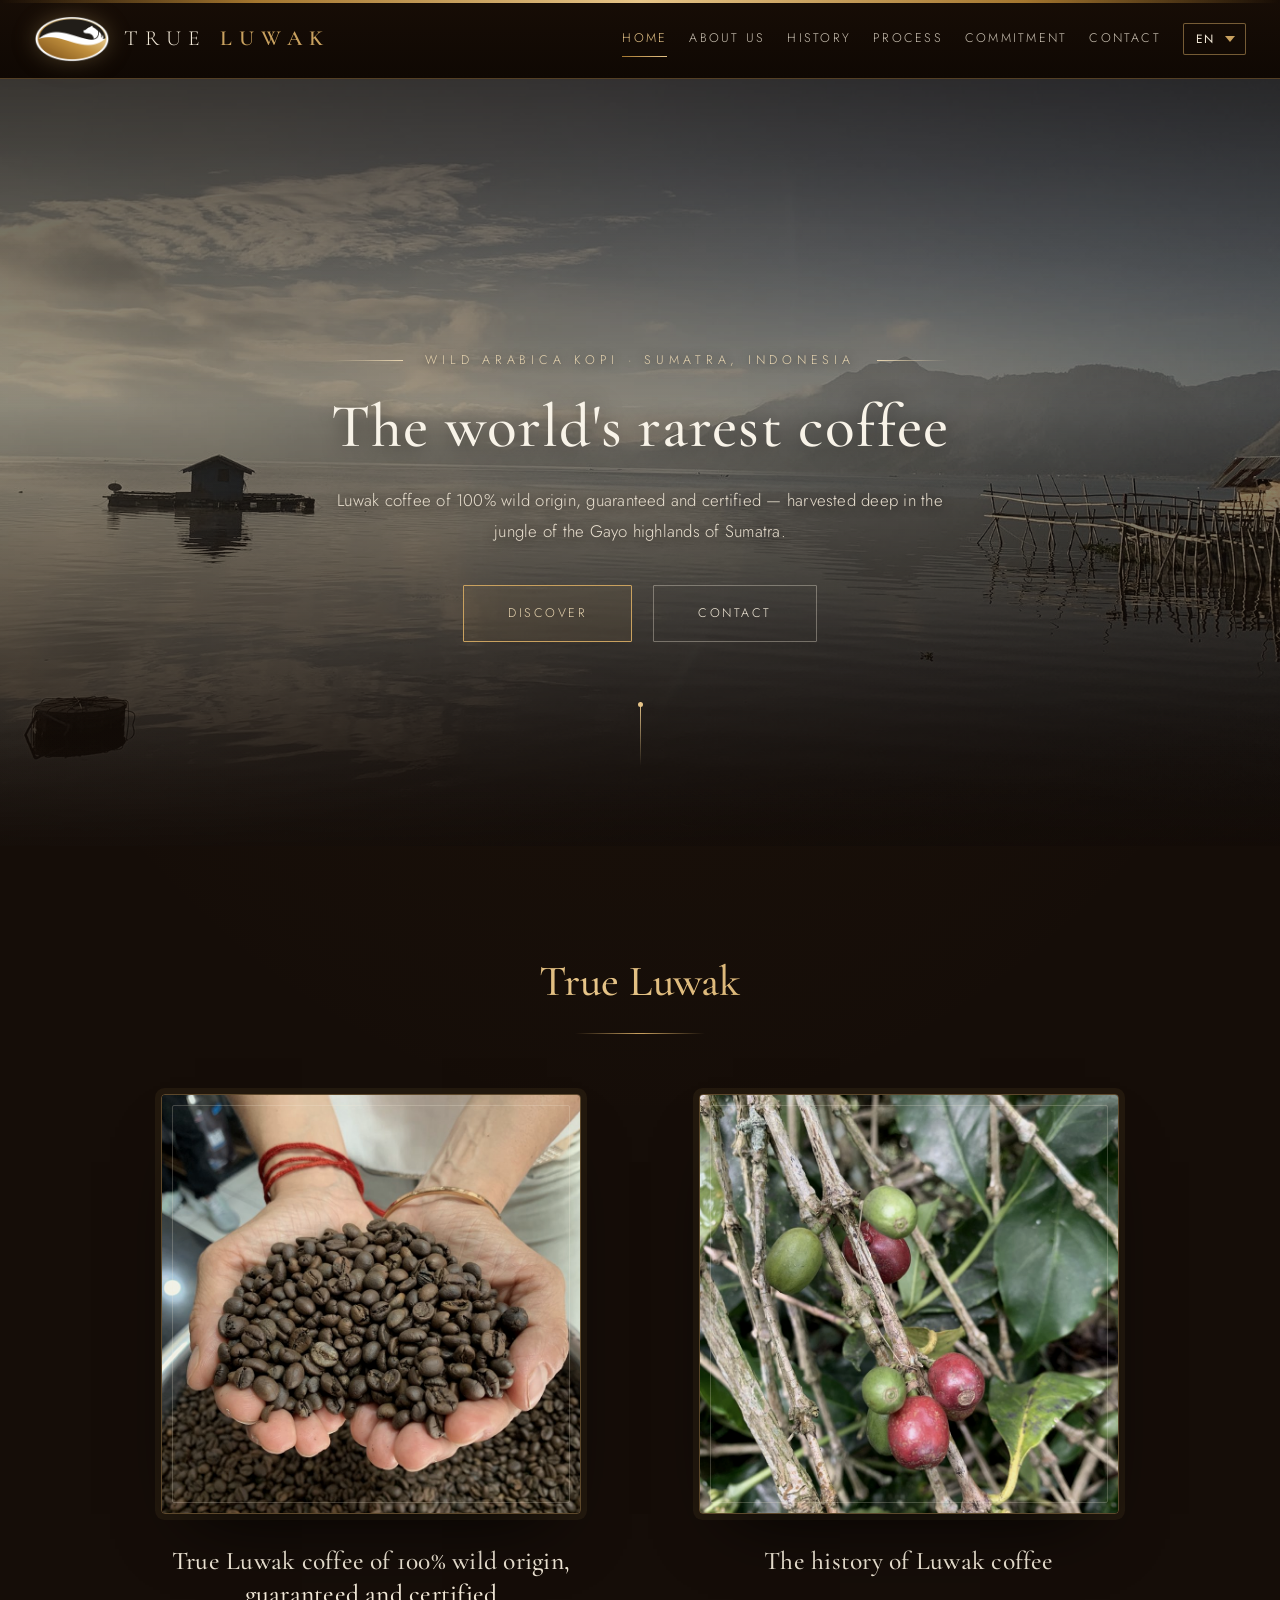
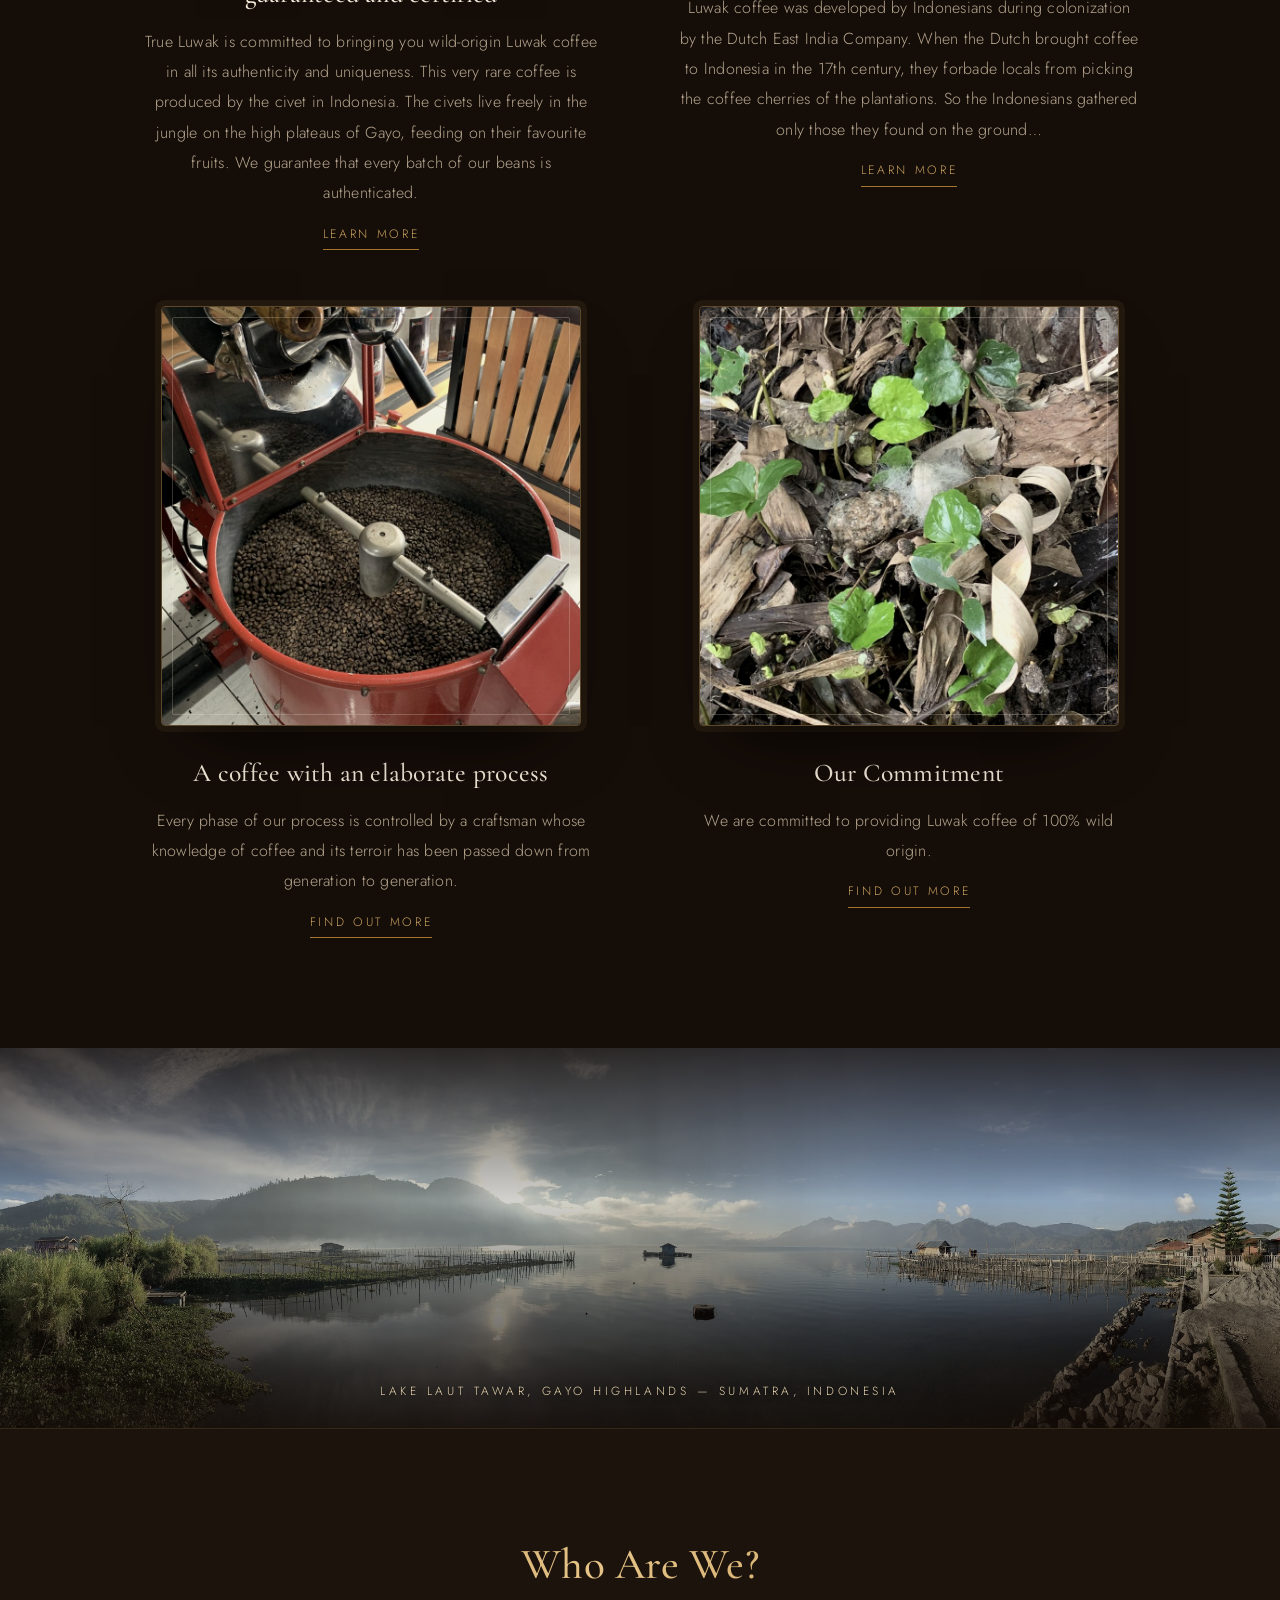
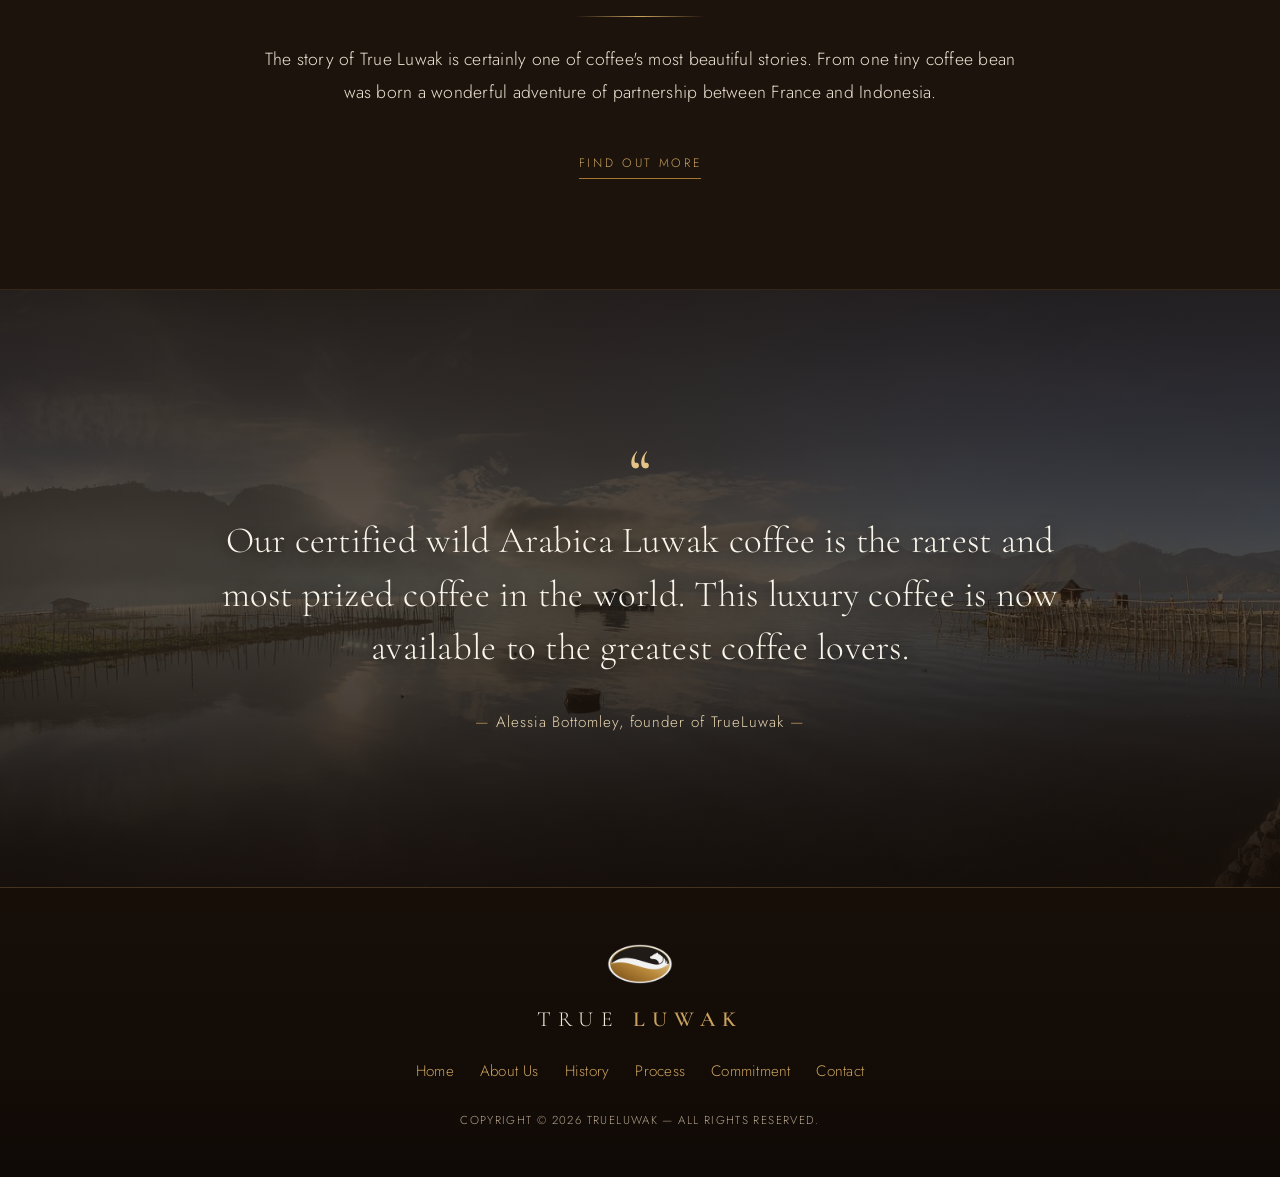
<file: index.html>
<!DOCTYPE html>
<html lang="fr">
<head>
<meta charset="UTF-8">
<meta name="viewport" content="width=device-width, initial-scale=1.0">
<title>True Luwak — Coffee, Wild Luwak</title>
<meta name="description" content="Café True Luwak d'origine 100% sauvage, garanti et certifié — récolté dans la jungle des hauts plateaux de Gayo, à Sumatra, en Indonésie.">
<meta property="og:title" content="True Luwak — Wild Arabica Kopi">
<meta property="og:description" content="Café Luwak d'origine 100% sauvage, garanti et certifié. Récolté dans la jungle des hauts plateaux de Gayo, Sumatra.">
<meta property="og:type" content="website">
<meta property="og:url" content="https://trueluwak.com/">
<link rel="preconnect" href="https://fonts.googleapis.com">
<link rel="preconnect" href="https://fonts.gstatic.com" crossorigin>
<link href="https://fonts.googleapis.com/css2?family=Cormorant+Garamond:ital,wght@0,400;0,500;0,600;1,400;1,500&family=Jost:wght@300;400;500&display=swap" rel="stylesheet">
<link rel="stylesheet" href="style.css">
<link rel="icon" type="image/png" href="assets/logo-mark.png">
</head>
<body>

<nav>
  <a class="brand" href="./">
    <img src="assets/logo-mark.png" alt="True Luwak" height="46">
    <span class="brand-name">True <b>Luwak</b></span>
  </a>
  <div class="nav-links">
    <a href="./" class="active" data-i18n="nav_home">Accueil</a>
    <a href="qui-sommes-nous/" data-i18n="nav_about">Qui Sommes Nous</a>
    <a href="history/" data-i18n="nav_history">Histoire</a>
    <a href="process/" data-i18n="nav_process">Processus</a>
    <a href="engagement/" data-i18n="nav_commitment">Engagement</a>
    <a href="contact/" data-i18n="nav_contact">Contact</a>
    <select class="lang-select" id="langSelect" aria-label="Langue / Language">
      <option value="en">EN</option>
      <option value="fr">FR</option>
      <option value="it">IT</option>
      <option value="es">ES</option>
      <option value="pt">PT</option>
    </select>
  </div>
</nav>

<header class="hero">
  <div class="scene" aria-hidden="true">
    <img src="assets/img/hero-lake.jpg" alt="">
  </div>
  <div class="veil"></div>
  <div class="hero-inner">
    <p class="hero-eyebrow" data-i18n="home_eyebrow">Wild Arabica Kopi · Sumatra, Indonésie</p>
    <h1 data-i18n="home_title">Le café le plus rare au monde</h1>
    <p class="sub" data-i18n="home_sub">Café Luwak d'origine 100% sauvage, garanti et certifié — récolté au cœur de la jungle des hauts plateaux de Gayo, à Sumatra.</p>
    <a class="btn btn-gold" href="qui-sommes-nous/" data-i18n="btn_discover">Découvrir</a>
    &nbsp;&nbsp;
    <a class="btn btn-ghost" href="contact/" data-i18n="nav_contact">Contact</a>
    <div class="scroll-cue" aria-hidden="true"></div>
  </div>
</header>

<section>
  <div class="wrap">
    <div class="center reveal">
      <h2 class="serif">True Luwak</h2>
      <hr class="gold-rule">
    </div>
    <div class="cards-2">
      <div class="tile reveal">
        <div class="art photo-frame">
          <img src="assets/img/tile-beans.jpg" alt="Grains de café Luwak dans les mains" loading="lazy">
        </div>
        <h3 data-i18n="t1_title">Café True Luwak d'origine 100% sauvage, garanti et certifié</h3>
        <p data-i18n="t1_text">True Luwak s'engage à vous fournir le café Luwak d'origine sauvage, dans toute son authenticité et son unicité. Ce café très rare est produit par la civette en Indonésie. Les civettes vivent librement dans la jungle sur les hauts plateaux de Gayo, se nourrissant de leurs fruits préférés. Nous vous garantissons que chaque lot de nos grains est authentifié.</p>
        <a class="more-link" href="engagement/" data-i18n="link_more">Afficher plus</a>
      </div>
      <div class="tile reveal">
        <div class="art photo-frame">
          <img src="assets/img/tile-cherries.jpg" alt="Cerises de café sur la branche" loading="lazy">
        </div>
        <h3 data-i18n="t2_title">L'histoire du Café Luwak</h3>
        <p data-i18n="t2_text">Le café Luwak a été mis au point par les Indonésiens lors de la colonisation par la compagnie néerlandaise des Indes orientales. Lorsque les Néerlandais apportent le café en Indonésie au XVIIe siècle, ils interdisent aux locaux de cueillir les cerises de café des plantations. Les Indonésiens ne récupèrent donc que celles qu'ils trouvaient par terre…</p>
        <a class="more-link" href="history/" data-i18n="link_more">Afficher plus</a>
      </div>
      <div class="tile reveal">
        <div class="art photo-frame">
          <img src="assets/img/tile-roaster.jpg" alt="Torréfaction traditionnelle du café Luwak" loading="lazy">
        </div>
        <h3 data-i18n="t3_title">Un Café au Processus Élaboré</h3>
        <p data-i18n="t3_text">Chaque phase de notre processus est contrôlée par un artisan dont la connaissance du café et de son terroir a été transmise de génération en génération.</p>
        <a class="more-link" href="process/" data-i18n="link_find">En savoir plus</a>
      </div>
      <div class="tile reveal">
        <div class="art photo-frame">
          <img src="assets/img/tile-jungle.jpg" alt="Grains de café Luwak sur le sol de la jungle" loading="lazy">
        </div>
        <h3 data-i18n="t4_title">Notre Engagement</h3>
        <p data-i18n="t4_text">Nous nous engageons à fournir du café Luwak d'origine 100% sauvage.</p>
        <a class="more-link" href="engagement/" data-i18n="link_find">En savoir plus</a>
      </div>
    </div>
  </div>
</section>

<figure class="photo-band">
  <img src="assets/img/pano-band.jpg" alt="Panorama du lac Laut Tawar" loading="lazy">
  <div class="band-veil"></div>
  <figcaption data-i18n="band_caption">Lac Laut Tawar, hauts plateaux de Gayo — Sumatra, Indonésie</figcaption>
</figure>

<section style="background: var(--coal); border-top: 1px solid rgba(201,161,95,.15); border-bottom: 1px solid rgba(201,161,95,.15);">
  <div class="wrap center reveal">
    <h2 class="serif" data-i18n="who_title">Qui Sommes Nous&nbsp;?</h2>
    <hr class="gold-rule">
    <p class="lead" style="max-width:760px; margin: 0 auto;" data-i18n="who_text">L'histoire de True Luwak est certainement l'une des plus belles histoires du café. D'un tout petit grain de café est née une belle aventure de partenariat entre la France et l'Indonésie.</p>
    <br>
    <a class="more-link" href="qui-sommes-nous/" data-i18n="link_find">En savoir plus</a>
  </div>
</section>

<figure class="quote-band">
  <div class="qmark serif">&ldquo;</div>
  <blockquote data-i18n="quote_text">Notre café Arabica Luwak sauvage certifié est le café le plus rare et le plus prisé au monde. Ce café de luxe est maintenant disponible pour les plus grands amateurs de café.</blockquote>
  <figcaption data-i18n="quote_by">Alessia Bottomley, fondatrice de TrueLuwak</figcaption>
</figure>

<footer>
  <img class="foot-mark" src="assets/logo-mark.png" alt="">
  <span class="brand-name">True <b>Luwak</b></span>
  <div class="foot-links">
    <a href="./" data-i18n="nav_home">Accueil</a>
    <a href="qui-sommes-nous/" data-i18n="nav_about">Qui Sommes Nous</a>
    <a href="history/" data-i18n="nav_history">Histoire</a>
    <a href="process/" data-i18n="nav_process">Processus</a>
    <a href="engagement/" data-i18n="nav_commitment">Engagement</a>
    <a href="contact/" data-i18n="nav_contact">Contact</a>
  </div>
  <p class="copy" data-i18n="foot_copy">Copyright © 2026 TrueLuwak — Tous droits réservés.</p>
</footer>

<script src="i18n.js"></script>
<script src="main.js"></script>
</body>
</html>
</file>
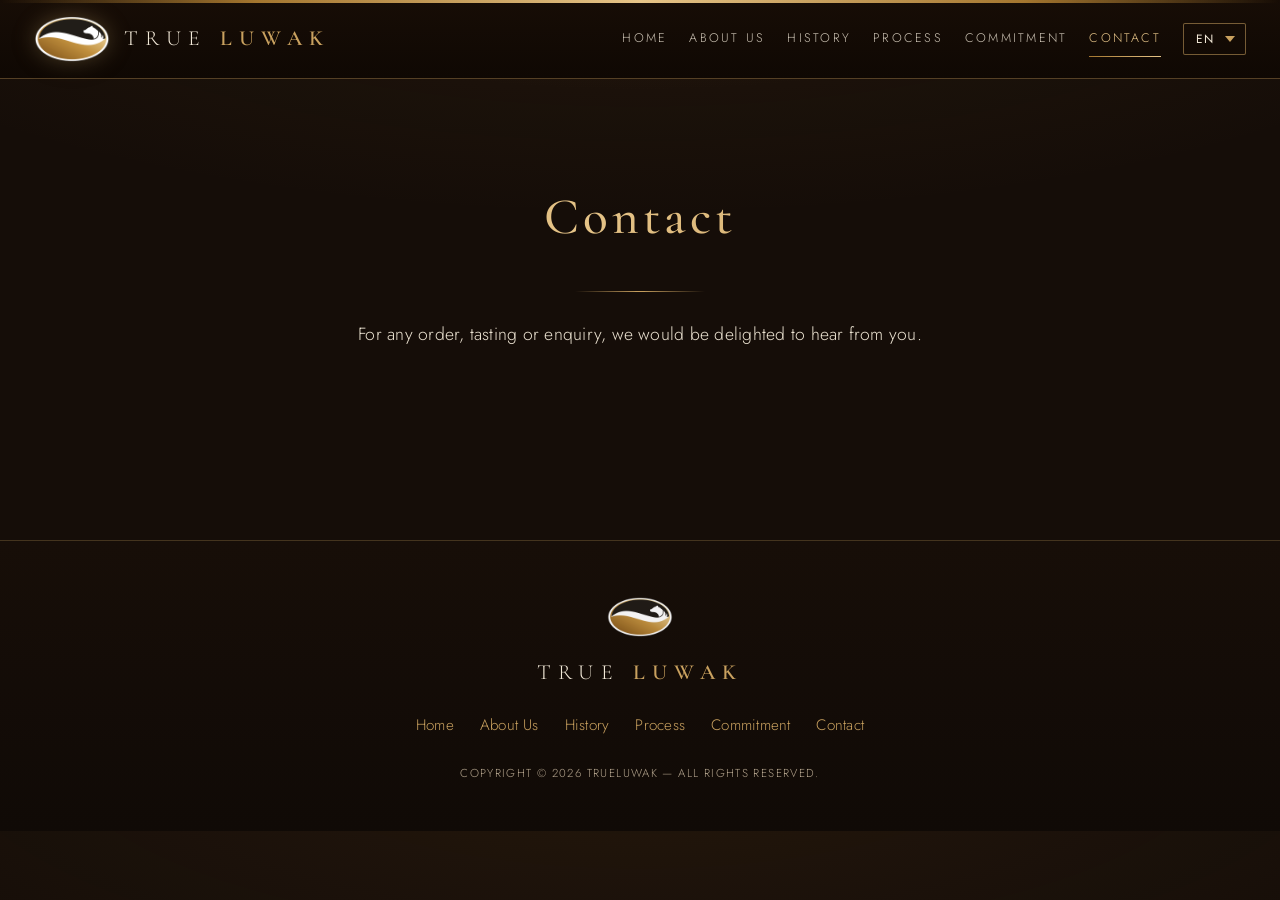
<file: contact/index.html>
<!DOCTYPE html>
<html lang="fr">
<head>
<meta charset="UTF-8">
<meta name="viewport" content="width=device-width, initial-scale=1.0">
<title>Contact — True Luwak</title>
<meta name="description" content="Contactez True Luwak pour toute commande, dégustation ou demande d'information sur notre café Luwak d'origine 100% sauvage.">
<link rel="preconnect" href="https://fonts.googleapis.com">
<link rel="preconnect" href="https://fonts.gstatic.com" crossorigin>
<link href="https://fonts.googleapis.com/css2?family=Cormorant+Garamond:ital,wght@0,400;0,500;0,600;1,400;1,500&family=Jost:wght@300;400;500&display=swap" rel="stylesheet">
<link rel="stylesheet" href="../style.css">
<link rel="icon" type="image/png" href="../assets/logo-mark.png">
</head>
<body>

<nav>
  <a class="brand" href="../">
    <img src="../assets/logo-mark.png" alt="True Luwak" height="46">
    <span class="brand-name">True <b>Luwak</b></span>
  </a>
  <div class="nav-links">
    <a href="../" data-i18n="nav_home">Accueil</a>
    <a href="../qui-sommes-nous/" data-i18n="nav_about">Qui Sommes Nous</a>
    <a href="../history/" data-i18n="nav_history">Histoire</a>
    <a href="../process/" data-i18n="nav_process">Processus</a>
    <a href="../engagement/" data-i18n="nav_commitment">Engagement</a>
    <a href="./" class="active" data-i18n="nav_contact">Contact</a>
    <select class="lang-select" id="langSelect" aria-label="Langue / Language">
      <option value="en">EN</option>
      <option value="fr">FR</option>
      <option value="it">IT</option>
      <option value="es">ES</option>
      <option value="pt">PT</option>
    </select>
  </div>
</nav>

<div class="page-hero">
  <h1 class="serif" data-i18n="nav_contact">Contact</h1>
  <hr class="gold-rule">
  <p class="lead" style="max-width: 620px; margin: 0 auto;" data-i18n="contact_lead">Pour toute commande, dégustation ou demande d'information, nous serons ravies de vous répondre.</p>
</div>

<section style="padding-top: 20px; padding-bottom: 140px;">
  <div class="wrap">
    <!-- Contact details intentionally left blank — updated details to follow. -->
  </div>
</section>

<footer>
  <img class="foot-mark" src="../assets/logo-mark.png" alt="">
  <span class="brand-name">True <b>Luwak</b></span>
  <div class="foot-links">
    <a href="../" data-i18n="nav_home">Accueil</a>
    <a href="../qui-sommes-nous/" data-i18n="nav_about">Qui Sommes Nous</a>
    <a href="../history/" data-i18n="nav_history">Histoire</a>
    <a href="../process/" data-i18n="nav_process">Processus</a>
    <a href="../engagement/" data-i18n="nav_commitment">Engagement</a>
    <a href="./" data-i18n="nav_contact">Contact</a>
  </div>
  <p class="copy" data-i18n="foot_copy">Copyright © 2026 TrueLuwak — Tous droits réservés.</p>
</footer>

<script src="../i18n.js"></script>
<script src="../main.js"></script>
</body>
</html>
</file>
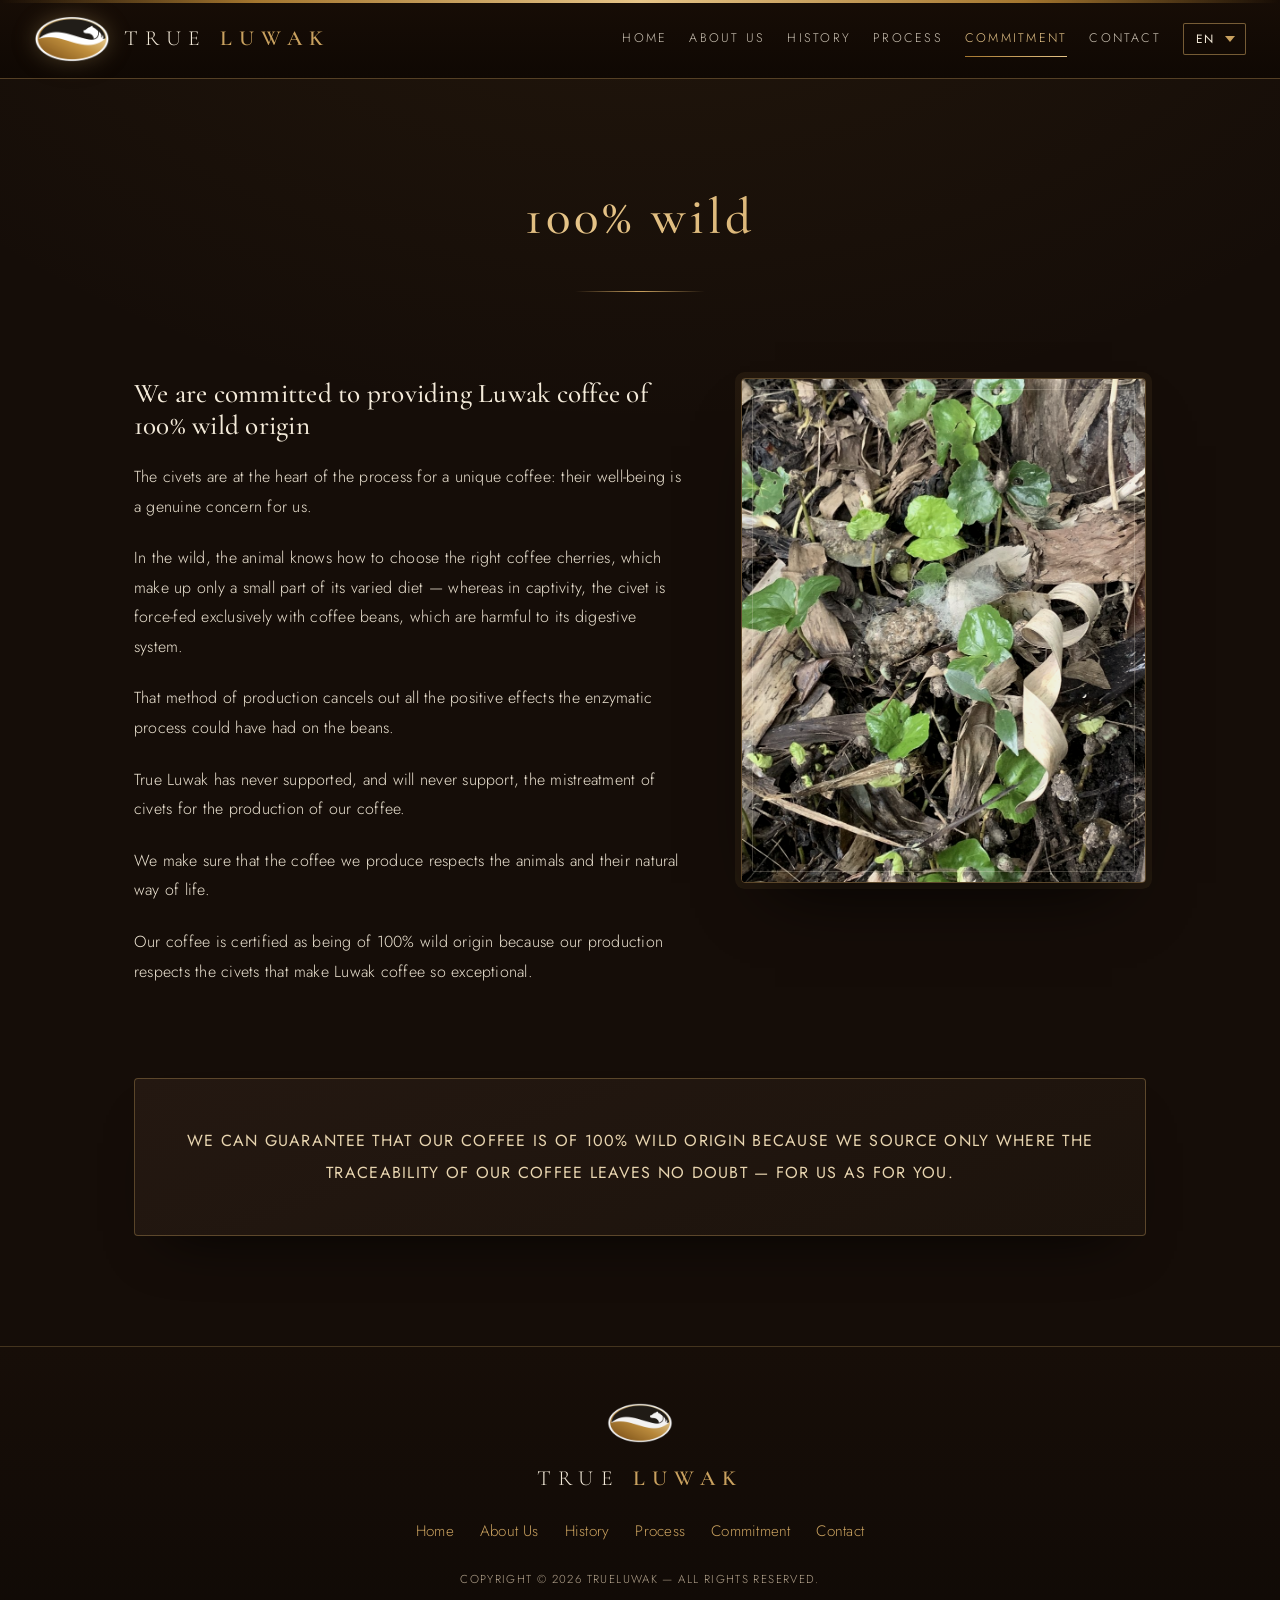
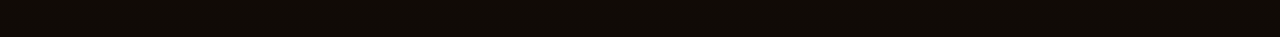
<file: engagement/index.html>
<!DOCTYPE html>
<html lang="fr">
<head>
<meta charset="UTF-8">
<meta name="viewport" content="width=device-width, initial-scale=1.0">
<title>Engagement — True Luwak</title>
<meta name="description" content="100% sauvage : nous nous engageons à fournir du café Luwak d'origine 100% sauvage, dans le respect des civettes et de leur mode de vie naturel.">
<link rel="preconnect" href="https://fonts.googleapis.com">
<link rel="preconnect" href="https://fonts.gstatic.com" crossorigin>
<link href="https://fonts.googleapis.com/css2?family=Cormorant+Garamond:ital,wght@0,400;0,500;0,600;1,400;1,500&family=Jost:wght@300;400;500&display=swap" rel="stylesheet">
<link rel="stylesheet" href="../style.css">
<link rel="icon" type="image/png" href="../assets/logo-mark.png">
</head>
<body>

<nav>
  <a class="brand" href="../">
    <img src="../assets/logo-mark.png" alt="True Luwak" height="46">
    <span class="brand-name">True <b>Luwak</b></span>
  </a>
  <div class="nav-links">
    <a href="../" data-i18n="nav_home">Accueil</a>
    <a href="../qui-sommes-nous/" data-i18n="nav_about">Qui Sommes Nous</a>
    <a href="../history/" data-i18n="nav_history">Histoire</a>
    <a href="../process/" data-i18n="nav_process">Processus</a>
    <a href="./" class="active" data-i18n="nav_commitment">Engagement</a>
    <a href="../contact/" data-i18n="nav_contact">Contact</a>
    <select class="lang-select" id="langSelect" aria-label="Langue / Language">
      <option value="en">EN</option>
      <option value="fr">FR</option>
      <option value="it">IT</option>
      <option value="es">ES</option>
      <option value="pt">PT</option>
    </select>
  </div>
</nav>

<div class="page-hero">
  <h1 class="serif" data-i18n="eng_title">100% sauvage</h1>
  <hr class="gold-rule">
</div>

<section style="padding-top: 30px;">
  <div class="wrap">
    <div class="split">
      <div class="prose reveal">
        <h2 style="font-size: 1.7rem; color: var(--cream);" data-i18n="eng_lead">Nous nous engageons à fournir du café Luwak d'origine 100% sauvage</h2>
        <p data-i18n="eng_p1">Les civettes sont au cœur du processus pour un café unique : leur bien-être est une réelle préoccupation pour nous.</p>
        <p data-i18n="eng_p2">À l'état sauvage, l'animal sait choisir les bonnes cerises de café, qui ne constituent qu'une petite partie de son régime alimentaire varié, alors qu'en captivité, la civette est nourrie de force et exclusivement avec des graines de café qui sont néfastes pour son système digestif.</p>
        <p data-i18n="eng_p3">Ce moyen de production annule tous les effets positifs que le processus enzymatique aurait pu avoir sur les fèves.</p>
        <p data-i18n="eng_p4">True Luwak n'a jamais et ne pourra jamais soutenir la maltraitance de civettes pour la production de notre café.</p>
        <p data-i18n="eng_p5">Nous veillons à ce que le café que nous produisons soit respectueux des animaux et de leur mode de vie naturel.</p>
        <p data-i18n="eng_p6">Notre café est certifié comme étant d'origine 100% sauvage car notre production respecte les civettes qui rendent le café Luwak si exceptionnel.</p>
      </div>
      <div class="reveal">
        <div class="side-art photo-frame">
          <img src="../assets/img/side-engagement.jpg" alt="Grains de café Luwak trouvés sur le sol de la jungle" loading="lazy">
        </div>
      </div>
    </div>
    <div class="dark-panel center reveal" style="margin-top: 70px;">
      <p class="guarantee" data-i18n="eng_guarantee">Nous pouvons vous garantir que notre café est d'origine 100% sauvage car nous nous fournissons uniquement là où la traçabilité de notre café ne fait aucun doute, pour nous comme pour vous.</p>
    </div>
  </div>
</section>

<footer>
  <img class="foot-mark" src="../assets/logo-mark.png" alt="">
  <span class="brand-name">True <b>Luwak</b></span>
  <div class="foot-links">
    <a href="../" data-i18n="nav_home">Accueil</a>
    <a href="../qui-sommes-nous/" data-i18n="nav_about">Qui Sommes Nous</a>
    <a href="../history/" data-i18n="nav_history">Histoire</a>
    <a href="../process/" data-i18n="nav_process">Processus</a>
    <a href="./" data-i18n="nav_commitment">Engagement</a>
    <a href="../contact/" data-i18n="nav_contact">Contact</a>
  </div>
  <p class="copy" data-i18n="foot_copy">Copyright © 2026 TrueLuwak — Tous droits réservés.</p>
</footer>

<script src="../i18n.js"></script>
<script src="../main.js"></script>
</body>
</html>
</file>
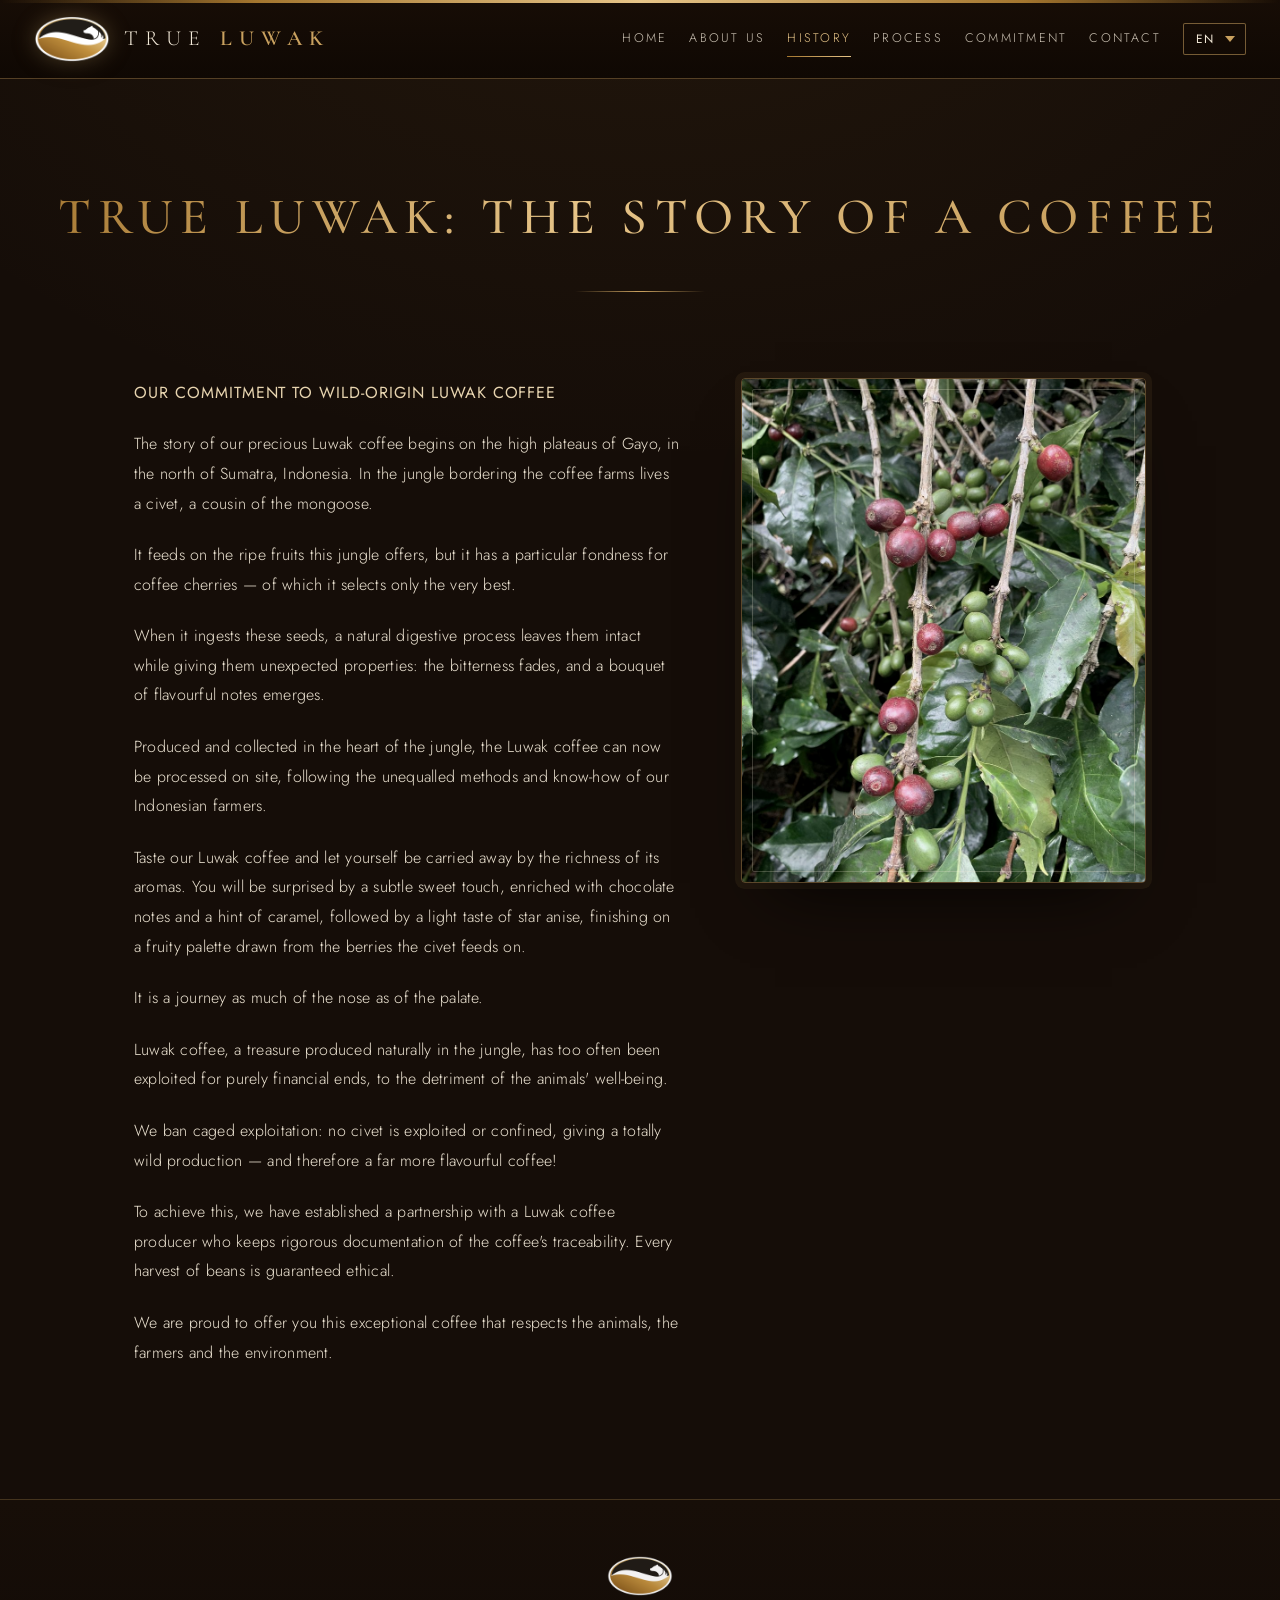
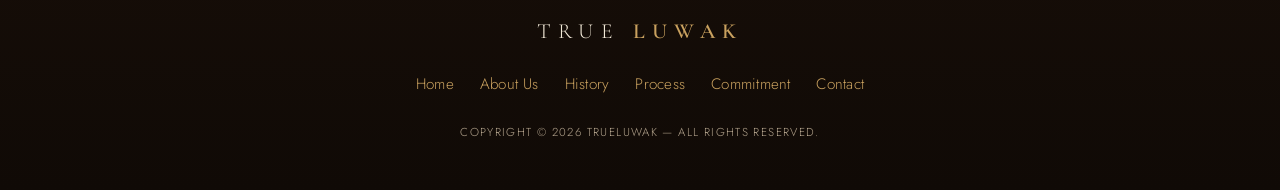
<file: history/index.html>
<!DOCTYPE html>
<html lang="fr">
<head>
<meta charset="UTF-8">
<meta name="viewport" content="width=device-width, initial-scale=1.0">
<title>Histoire — True Luwak</title>
<meta name="description" content="True Luwak : l'histoire d'un café. Des hauts plateaux de Gayo au nord de Sumatra à votre tasse — l'histoire du café Luwak d'origine sauvage.">
<link rel="preconnect" href="https://fonts.googleapis.com">
<link rel="preconnect" href="https://fonts.gstatic.com" crossorigin>
<link href="https://fonts.googleapis.com/css2?family=Cormorant+Garamond:ital,wght@0,400;0,500;0,600;1,400;1,500&family=Jost:wght@300;400;500&display=swap" rel="stylesheet">
<link rel="stylesheet" href="../style.css">
<link rel="icon" type="image/png" href="../assets/logo-mark.png">
</head>
<body>

<nav>
  <a class="brand" href="../">
    <img src="../assets/logo-mark.png" alt="True Luwak" height="46">
    <span class="brand-name">True <b>Luwak</b></span>
  </a>
  <div class="nav-links">
    <a href="../" data-i18n="nav_home">Accueil</a>
    <a href="../qui-sommes-nous/" data-i18n="nav_about">Qui Sommes Nous</a>
    <a href="./" class="active" data-i18n="nav_history">Histoire</a>
    <a href="../process/" data-i18n="nav_process">Processus</a>
    <a href="../engagement/" data-i18n="nav_commitment">Engagement</a>
    <a href="../contact/" data-i18n="nav_contact">Contact</a>
    <select class="lang-select" id="langSelect" aria-label="Langue / Language">
      <option value="en">EN</option>
      <option value="fr">FR</option>
      <option value="it">IT</option>
      <option value="es">ES</option>
      <option value="pt">PT</option>
    </select>
  </div>
</nav>

<div class="page-hero">
  <h1 class="serif" style="text-transform: uppercase; letter-spacing: .14em;" data-i18n="hist_title">True Luwak&nbsp;: l'histoire d'un café</h1>
  <hr class="gold-rule">
</div>

<section style="padding-top: 30px;">
  <div class="wrap">
    <div class="split">
      <div class="prose reveal">
        <p class="allcaps" data-i18n="hist_sub">Notre engagement envers le café Luwak d'origine sauvage</p>
        <p data-i18n="hist_p1">L'histoire de notre précieux café Luwak commence sur les hauts plateaux de Gayo, au nord de Sumatra en Indonésie. Dans la jungle qui borde les fermes de café vit une civette, cousine de la mangouste.</p>
        <p data-i18n="hist_p2">Elle se nourrit des fruits mûrs qu'offre cette jungle, mais elle apprécie tout particulièrement les cerises de café, dont elle ne sélectionne que les meilleures.</p>
        <p data-i18n="hist_p3">Lorsqu'elle ingère ces graines, un processus naturel de digestion les laisse intactes tout en leur conférant des propriétés inattendues : l'amertume s'estompe, un bouquet de notes savoureuses s'exprime.</p>
        <p data-i18n="hist_p4">Produit et collecté au cœur de la jungle, le café Luwak peut maintenant être traité sur place, selon les procédés et les savoir-faire inégalés de nos agriculteurs indonésiens.</p>
        <p data-i18n="hist_p5">Goûtez notre café Luwak et laissez-vous porter par la richesse de ses arômes. Vous vous laisserez surprendre par une subtile touche sucrée, enrichie par des notes chocolatées avec une pointe caramélisée, suivie d'un léger goût d'anis étoilé, pour finir sur une palette fruitée venant de baies dont la civette se nourrit.</p>
        <p data-i18n="hist_p6">C'est un voyage aussi bien olfactif que gustatif.</p>
        <p data-i18n="hist_p7">Le café Luwak, richesse produite naturellement dans la jungle, a trop été exploité aux seules fins financières, au détriment du bien-être des animaux.</p>
        <p data-i18n="hist_p8">Nous bannissons son exploitation en cage : aucune civette n'est exploitée ni enfermée, offrant ainsi une production totalement sauvage et donc un café bien plus savoureux !</p>
        <p data-i18n="hist_p9">Pour ce faire, nous avons établi un partenariat avec un producteur de café Luwak qui possède une documentation rigoureuse sur la traçabilité du café. Chaque récolte de grains est garantie éthique.</p>
        <p data-i18n="hist_p10">Nous sommes fiers de vous offrir ce café d'exception qui respecte les animaux, les agriculteurs et l'environnement.</p>
      </div>
      <div class="reveal">
        <div class="side-art photo-frame">
          <img src="../assets/img/side-history.jpg" alt="Cerises de café mûres sur la branche, hauts plateaux de Gayo" loading="lazy">
        </div>
      </div>
    </div>
  </div>
</section>

<footer>
  <img class="foot-mark" src="../assets/logo-mark.png" alt="">
  <span class="brand-name">True <b>Luwak</b></span>
  <div class="foot-links">
    <a href="../" data-i18n="nav_home">Accueil</a>
    <a href="../qui-sommes-nous/" data-i18n="nav_about">Qui Sommes Nous</a>
    <a href="./" data-i18n="nav_history">Histoire</a>
    <a href="../process/" data-i18n="nav_process">Processus</a>
    <a href="../engagement/" data-i18n="nav_commitment">Engagement</a>
    <a href="../contact/" data-i18n="nav_contact">Contact</a>
  </div>
  <p class="copy" data-i18n="foot_copy">Copyright © 2026 TrueLuwak — Tous droits réservés.</p>
</footer>

<script src="../i18n.js"></script>
<script src="../main.js"></script>
</body>
</html>
</file>
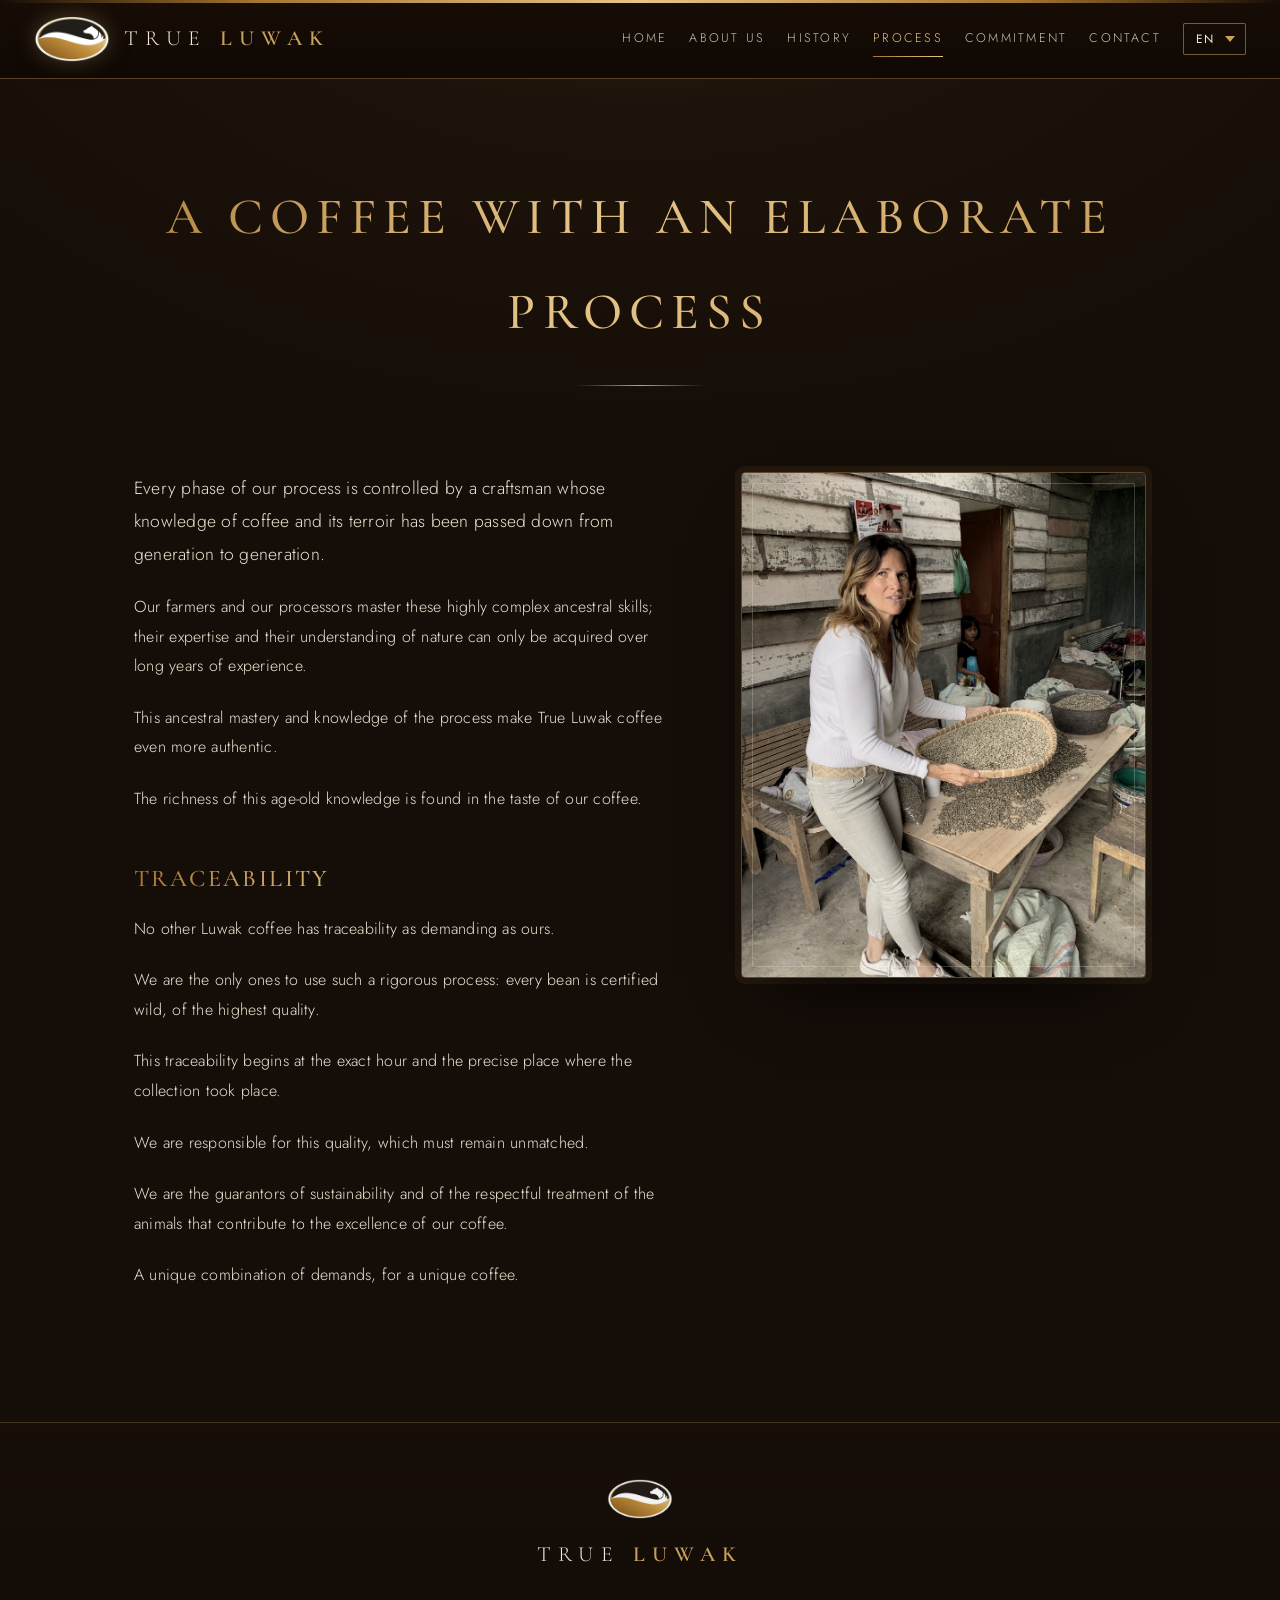
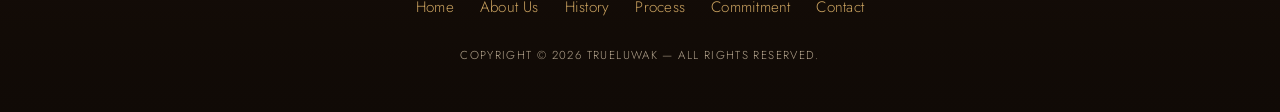
<file: process/index.html>
<!DOCTYPE html>
<html lang="fr">
<head>
<meta charset="UTF-8">
<meta name="viewport" content="width=device-width, initial-scale=1.0">
<title>Processus — True Luwak</title>
<meta name="description" content="Un café au processus élaboré : chaque phase est contrôlée par un artisan dont le savoir-faire se transmet de génération en génération. Traçabilité inégalée.">
<link rel="preconnect" href="https://fonts.googleapis.com">
<link rel="preconnect" href="https://fonts.gstatic.com" crossorigin>
<link href="https://fonts.googleapis.com/css2?family=Cormorant+Garamond:ital,wght@0,400;0,500;0,600;1,400;1,500&family=Jost:wght@300;400;500&display=swap" rel="stylesheet">
<link rel="stylesheet" href="../style.css">
<link rel="icon" type="image/png" href="../assets/logo-mark.png">
</head>
<body>

<nav>
  <a class="brand" href="../">
    <img src="../assets/logo-mark.png" alt="True Luwak" height="46">
    <span class="brand-name">True <b>Luwak</b></span>
  </a>
  <div class="nav-links">
    <a href="../" data-i18n="nav_home">Accueil</a>
    <a href="../qui-sommes-nous/" data-i18n="nav_about">Qui Sommes Nous</a>
    <a href="../history/" data-i18n="nav_history">Histoire</a>
    <a href="./" class="active" data-i18n="nav_process">Processus</a>
    <a href="../engagement/" data-i18n="nav_commitment">Engagement</a>
    <a href="../contact/" data-i18n="nav_contact">Contact</a>
    <select class="lang-select" id="langSelect" aria-label="Langue / Language">
      <option value="en">EN</option>
      <option value="fr">FR</option>
      <option value="it">IT</option>
      <option value="es">ES</option>
      <option value="pt">PT</option>
    </select>
  </div>
</nav>

<div class="page-hero">
  <h1 class="serif" style="text-transform: uppercase; letter-spacing: .14em;" data-i18n="proc_title">Un café au processus élaboré</h1>
  <hr class="gold-rule">
</div>

<section style="padding-top: 30px;">
  <div class="wrap">
    <div class="split">
      <div class="prose reveal">
        <p class="lead" data-i18n="proc_p1">Chaque phase de notre processus est contrôlée par un artisan dont la connaissance du café et de son terroir a été transmise de génération en génération.</p>
        <p data-i18n="proc_p2">Nos agriculteurs, nos transformateurs, maîtrisent ces savoirs ancestraux très complexes ; leurs compétences et leur compréhension de la nature ne peuvent s'acquérir qu'au fil de longues années d'expérience.</p>
        <p data-i18n="proc_p3">Cette maîtrise et cette connaissance ancestrales du processus rendent le café True Luwak encore plus authentique.</p>
        <p data-i18n="proc_p4">La richesse de ce savoir séculaire se retrouve dans le goût de notre café.</p>
        <br>
        <h2 class="serif" style="text-transform: uppercase; letter-spacing: .1em; font-size: 1.5rem;" data-i18n="trace_title">Traçabilité</h2>
        <p data-i18n="trace_p1">Aucun autre café Luwak ne possède une traçabilité aussi exigeante que la nôtre.</p>
        <p data-i18n="trace_p2">Nous sommes les seuls à utiliser un processus aussi rigoureux : chaque fève est certifiée sauvage de la plus grande qualité.</p>
        <p data-i18n="trace_p3">Cette traçabilité commence à l'heure exacte et sur le lieu précis où s'est effectuée la collecte.</p>
        <p data-i18n="trace_p4">Nous sommes responsables de cette qualité qui doit rester inégalée.</p>
        <p data-i18n="trace_p5">Nous sommes les garants de la durabilité et du traitement respectueux des animaux qui contribuent à l'excellence de notre café.</p>
        <p data-i18n="trace_p6">Une combinaison d'exigences unique, pour un café unique.</p>
      </div>
      <div class="reveal">
        <div class="side-art photo-frame">
          <img src="../assets/img/side-process.jpg" alt="Tri des grains de café Luwak au tamis" loading="lazy">
        </div>
      </div>
    </div>
  </div>
</section>

<footer>
  <img class="foot-mark" src="../assets/logo-mark.png" alt="">
  <span class="brand-name">True <b>Luwak</b></span>
  <div class="foot-links">
    <a href="../" data-i18n="nav_home">Accueil</a>
    <a href="../qui-sommes-nous/" data-i18n="nav_about">Qui Sommes Nous</a>
    <a href="../history/" data-i18n="nav_history">Histoire</a>
    <a href="./" data-i18n="nav_process">Processus</a>
    <a href="../engagement/" data-i18n="nav_commitment">Engagement</a>
    <a href="../contact/" data-i18n="nav_contact">Contact</a>
  </div>
  <p class="copy" data-i18n="foot_copy">Copyright © 2026 TrueLuwak — Tous droits réservés.</p>
</footer>

<script src="../i18n.js"></script>
<script src="../main.js"></script>
</body>
</html>
</file>
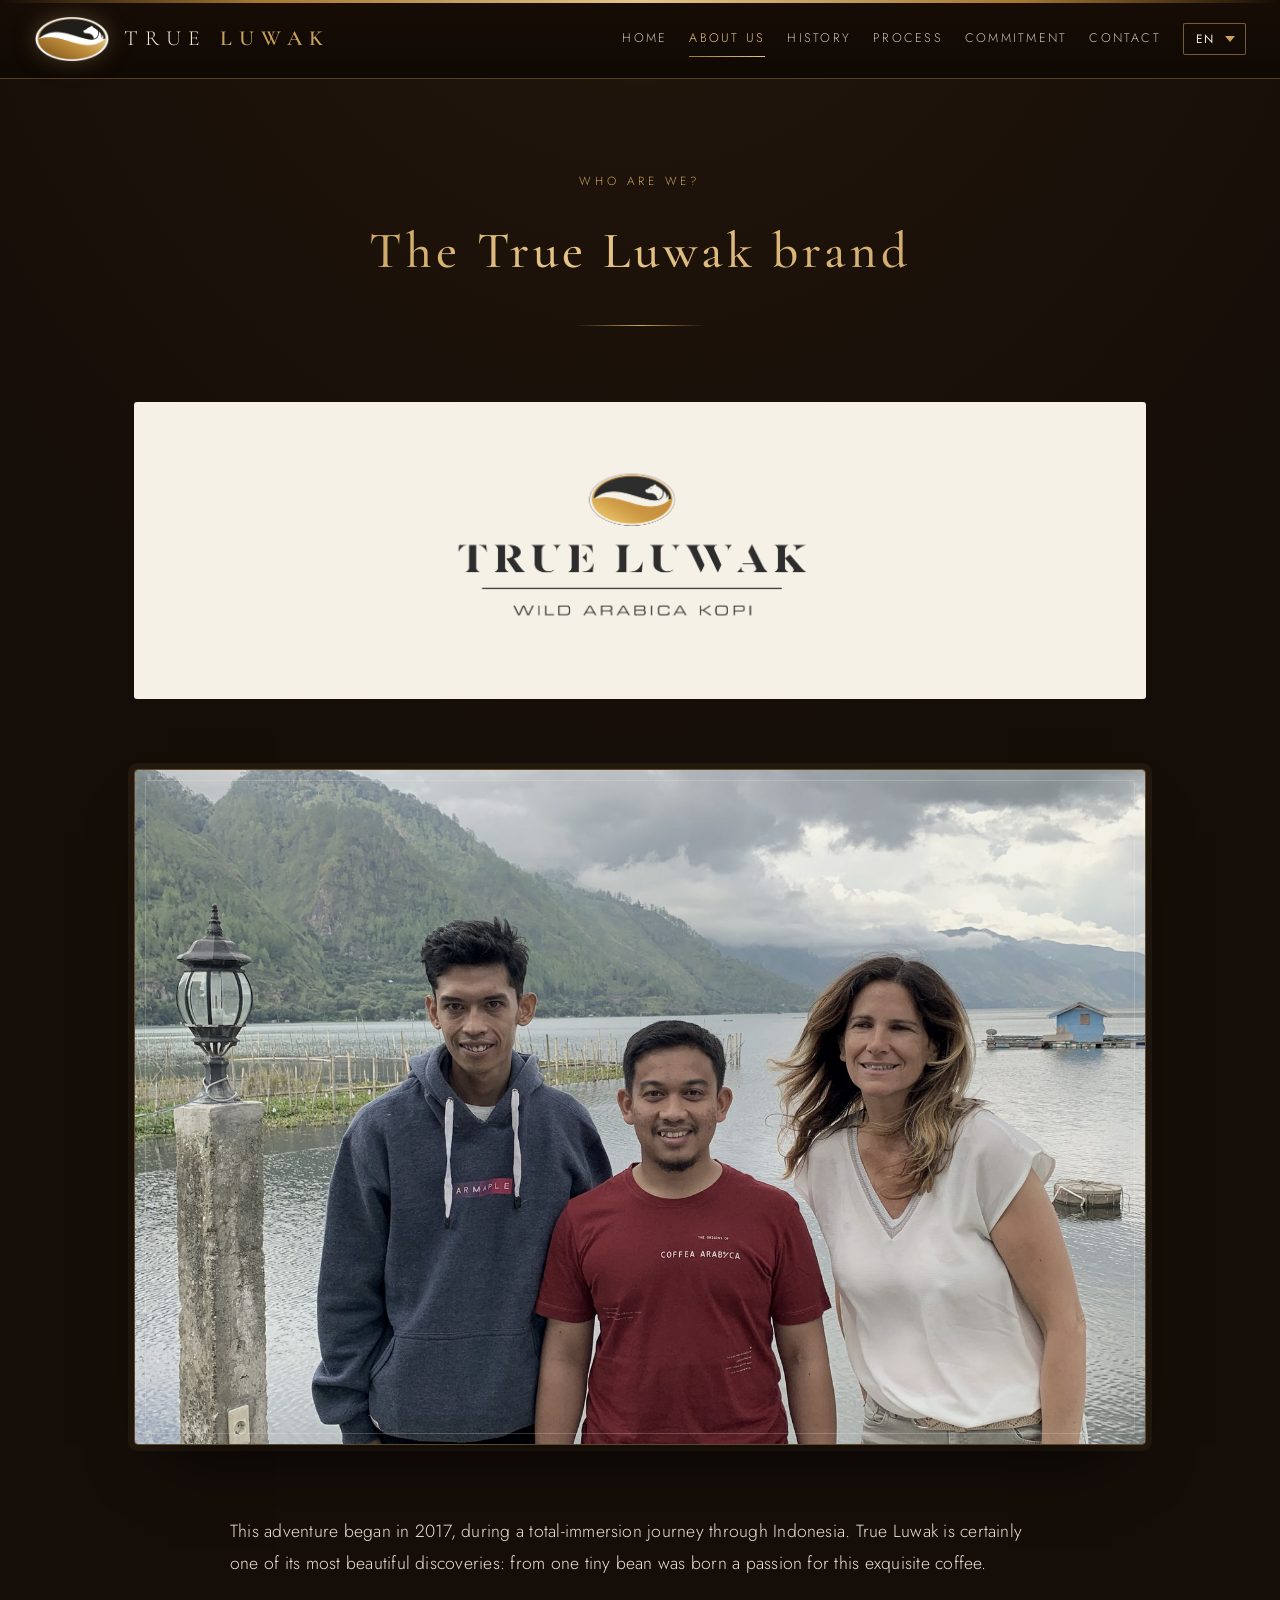
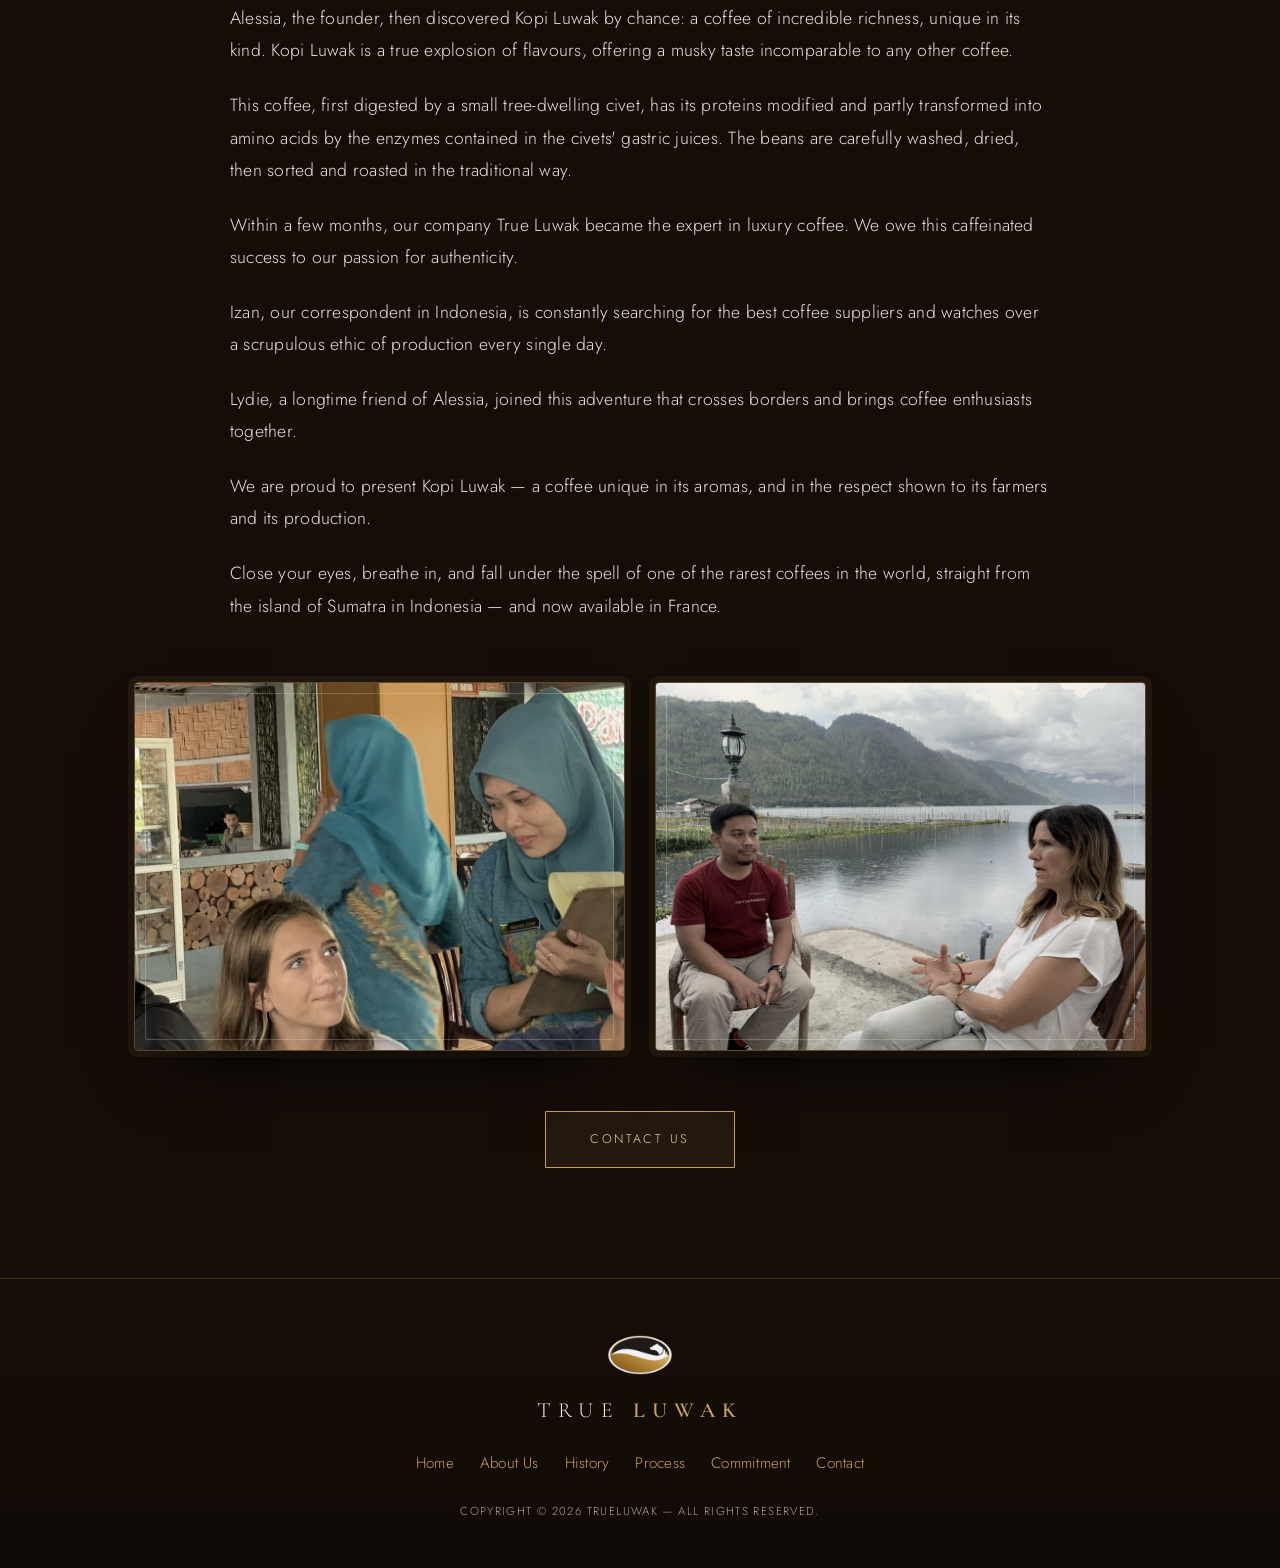
<file: qui-sommes-nous/index.html>
<!DOCTYPE html>
<html lang="fr">
<head>
<meta charset="UTF-8">
<meta name="viewport" content="width=device-width, initial-scale=1.0">
<title>Qui Sommes Nous — True Luwak</title>
<meta name="description" content="La marque True Luwak : une aventure née en 2017 entre la France et l'Indonésie, autour du café Kopi Luwak d'origine 100% sauvage.">
<link rel="preconnect" href="https://fonts.googleapis.com">
<link rel="preconnect" href="https://fonts.gstatic.com" crossorigin>
<link href="https://fonts.googleapis.com/css2?family=Cormorant+Garamond:ital,wght@0,400;0,500;0,600;1,400;1,500&family=Jost:wght@300;400;500&display=swap" rel="stylesheet">
<link rel="stylesheet" href="../style.css">
<link rel="icon" type="image/png" href="../assets/logo-mark.png">
</head>
<body>

<nav>
  <a class="brand" href="../">
    <img src="../assets/logo-mark.png" alt="True Luwak" height="46">
    <span class="brand-name">True <b>Luwak</b></span>
  </a>
  <div class="nav-links">
    <a href="../" data-i18n="nav_home">Accueil</a>
    <a href="./" class="active" data-i18n="nav_about">Qui Sommes Nous</a>
    <a href="../history/" data-i18n="nav_history">Histoire</a>
    <a href="../process/" data-i18n="nav_process">Processus</a>
    <a href="../engagement/" data-i18n="nav_commitment">Engagement</a>
    <a href="../contact/" data-i18n="nav_contact">Contact</a>
    <select class="lang-select" id="langSelect" aria-label="Langue / Language">
      <option value="en">EN</option>
      <option value="fr">FR</option>
      <option value="it">IT</option>
      <option value="es">ES</option>
      <option value="pt">PT</option>
    </select>
  </div>
</nav>

<div class="page-hero">
  <p class="eyebrow" data-i18n="who_title">Qui Sommes Nous&nbsp;?</p>
  <h1 class="serif" data-i18n="about_title">La marque True Luwak</h1>
  <hr class="gold-rule">
</div>

<section style="padding-top: 20px;">
  <div class="wrap">
    <div class="reveal center" style="background: #f6f1e7; border-radius: 3px; padding: 46px 24px; margin-bottom: 70px;">
      <img src="../assets/logo-full.png" alt="True Luwak — Wild Arabica Kopi" style="max-width: 420px; width: 100%; height: auto;">
    </div>
    <div class="photo-frame reveal" style="margin-bottom: 70px;">
      <img src="../assets/img/about-team.jpg" alt="Alessia avec nos partenaires indonésiens au bord du lac Laut Tawar" loading="lazy">
    </div>
    <div class="prose lead reveal" style="max-width: 820px; margin: 0 auto;">
      <p data-i18n="about_p1">Cette aventure commence en 2017, lors d'un voyage en immersion totale en Indonésie. True Luwak est certainement l'une des plus belles découvertes : d'un tout petit grain est née une passion pour ce café exquis.</p>
      <p data-i18n="about_p2">Alessia, la fondatrice, découvre alors par hasard le Kopi Luwak : un café d'une incroyable richesse et unique en son genre. Le Kopi Luwak est une véritable explosion de saveurs, offre un goût musqué, incomparable aux autres cafés.</p>
      <p data-i18n="about_p3">Ce café, préalablement digéré par une petite civette arboricole, voit ses protéines modifiées et pour partie transformées en acides aminés par les enzymes contenus dans les sucs gastriques des civettes. Les grains sont soigneusement lavés, séchés, puis triés et torréfiés de façon traditionnelle.</p>
      <p data-i18n="about_p4">Notre entreprise True Luwak devient en quelques mois l'expert en café de luxe. Cette réussite caféinée, nous la devons à notre passion de l'authenticité.</p>
      <p data-i18n="about_p5">Izan, notre correspondant en Indonésie, recherche sans cesse les meilleurs fournisseurs de café et veille chaque jour à une éthique scrupuleuse de la production de ce café.</p>
      <p data-i18n="about_p6">Lydie, amie de longue date d'Alessia, se joint à cette aventure qui dépasse les frontières et qui rassemble les passionnés de café.</p>
      <p data-i18n="about_p7">Nous sommes fiers de vous présenter le Kopi Luwak, un café unique par ses arômes, par le respect de ses agriculteurs et de sa production.</p>
      <p data-i18n="about_p8">Fermez les yeux, inspirez et tombez sous le charme d'un des cafés les plus rares au monde, venu tout droit de l'île de Sumatra en Indonésie, et désormais disponible en France.</p>
    </div>
    <div class="about-pair reveal">
      <div class="photo-frame">
        <img src="../assets/img/about-cafe.jpg" alt="Rencontre avec nos partenaires productrices de café" loading="lazy">
      </div>
      <div class="photo-frame">
        <img src="../assets/img/about-izan.jpg" alt="Izan et Alessia au bord du lac Laut Tawar" loading="lazy">
      </div>
    </div>
    <div class="center reveal" style="margin-top: 60px;">
      <a class="btn btn-gold" href="../contact/" data-i18n="btn_contact">Nous contacter</a>
    </div>
  </div>
</section>

<footer>
  <img class="foot-mark" src="../assets/logo-mark.png" alt="">
  <span class="brand-name">True <b>Luwak</b></span>
  <div class="foot-links">
    <a href="../" data-i18n="nav_home">Accueil</a>
    <a href="./" data-i18n="nav_about">Qui Sommes Nous</a>
    <a href="../history/" data-i18n="nav_history">Histoire</a>
    <a href="../process/" data-i18n="nav_process">Processus</a>
    <a href="../engagement/" data-i18n="nav_commitment">Engagement</a>
    <a href="../contact/" data-i18n="nav_contact">Contact</a>
  </div>
  <p class="copy" data-i18n="foot_copy">Copyright © 2026 TrueLuwak — Tous droits réservés.</p>
</footer>

<script src="../i18n.js"></script>
<script src="../main.js"></script>
</body>
</html>
</file>
<file: style.css>
/* True Luwak — Wild Arabica Kopi
   Premium dark-brown & gold theme, drawn from the brand logo. */

:root {
  --black: #150d08;      /* deep espresso */
  --coal: #1c130c;
  --panel: #241811;
  --gold: #c9a15f;
  --gold-deep: #a4762f;  /* logo gradient dark */
  --gold-bright: #e6c488;/* logo gradient light */
  --gold-pale: #e8d5b0;
  --cream: #f3ead9;
  --text: #ece3d2;
  --muted: #b5a58e;
}
* { margin: 0; padding: 0; box-sizing: border-box; }
html { scroll-behavior: smooth; }
body {
  font-family: 'Jost', sans-serif;
  font-weight: 300;
  background:
    radial-gradient(ellipse 120% 60% at 50% -10%, rgba(164,118,47,.10), transparent 60%),
    var(--black);
  color: var(--text);
  line-height: 1.85;
  letter-spacing: .015em;
}
h1, h2, h3, .serif { font-family: 'Cormorant Garamond', serif; font-weight: 500; }
a { color: var(--gold); }

/* gold gradient headline treatment */
h1.serif, h2.serif {
  background: linear-gradient(115deg, var(--gold-deep) 0%, var(--gold-bright) 45%, var(--gold) 85%);
  -webkit-background-clip: text; background-clip: text;
  color: transparent;
}

/* language selector */
select.lang-select {
  appearance: none; -webkit-appearance: none;
  border: 1px solid rgba(201,161,95,.55); border-radius: 2px;
  background: transparent url("data:image/svg+xml,%3Csvg xmlns='http://www.w3.org/2000/svg' width='10' height='6'%3E%3Cpath d='M0 0 L5 6 L10 0' fill='%23c9a15f'/%3E%3C/svg%3E") no-repeat right 10px center;
  color: var(--cream); font-family: 'Jost', sans-serif;
  font-size: .75rem; letter-spacing: .12em; padding: 6px 30px 6px 12px; cursor: pointer;
  text-transform: uppercase;
}
select.lang-select:hover { border-color: var(--gold-bright); }
select.lang-select option { background: #1c130c; color: var(--cream); }

.wrap { max-width: 1060px; margin: 0 auto; padding: 0 24px; }

/* ---------- nav ---------- */
nav {
  position: fixed; top: 0; left: 0; right: 0; z-index: 100;
  background: linear-gradient(180deg, #170d06 0%, #0f0803 100%);
  border-bottom: 1px solid rgba(201,161,95,.35);
  padding: 16px 34px;
  display: flex; align-items: center; justify-content: space-between; gap: 18px;
  flex-wrap: wrap;
  transition: padding .4s, box-shadow .4s;
}
nav.scrolled {
  box-shadow: 0 14px 34px -16px rgba(0,0,0,.95);
  padding: 11px 34px;
}
.brand { display: flex; align-items: center; gap: 14px; text-decoration: none; }
.brand svg, .brand img {
  height: 46px; width: auto; display: block;
  filter: drop-shadow(0 0 10px rgba(201,161,95,.35)) drop-shadow(0 2px 6px rgba(0,0,0,.6));
  transition: height .4s;
}
nav.scrolled .brand img { height: 40px; }
.brand-name {
  font-family: 'Cormorant Garamond', serif; font-size: 1.35rem; letter-spacing: .3em;
  color: var(--cream); text-transform: uppercase; white-space: nowrap;
}
.brand-name b { color: var(--gold); font-weight: 600; }
.nav-links { display: flex; align-items: center; gap: 22px; flex-wrap: wrap; }
.nav-links a {
  color: rgba(236,227,210,.85); text-decoration: none; font-size: .78rem;
  text-transform: uppercase; letter-spacing: .18em; transition: color .25s;
  padding: 4px 0; position: relative;
}
.nav-links a::after {
  content: ""; position: absolute; left: 0; right: 100%; bottom: -2px; height: 1px;
  background: linear-gradient(90deg, var(--gold-deep), var(--gold-bright));
  transition: right .3s;
}
.nav-links a:hover::after, .nav-links a.active::after { right: 0; }
.nav-links a:hover, .nav-links a.active { color: var(--gold-bright); }

/* ---------- hero (home) ---------- */
.hero {
  position: relative; overflow: hidden;
  min-height: 94vh; display: flex; align-items: flex-end;
}
.hero .scene { position: absolute; inset: 0; }
.hero .scene img { width: 100%; height: 100%; object-fit: cover; display: block;
  filter: sepia(.3) saturate(.85) brightness(.82) contrast(1.06); }
.hero .veil {
  position: absolute; inset: 0;
  background:
    radial-gradient(ellipse 130% 90% at 50% 40%, transparent 55%, rgba(15,9,5,.55) 100%),
    linear-gradient(180deg, rgba(15,8,3,.78) 0%, rgba(30,19,10,.28) 48%, rgba(21,13,8,.96) 100%);
}
.hero-inner {
  position: relative; z-index: 2; width: 100%;
  padding: 130px 24px 80px; text-align: center;
}
.hero-eyebrow {
  text-transform: uppercase; letter-spacing: .38em; font-size: .78rem;
  color: var(--gold-pale); margin-bottom: 20px; text-shadow: 0 1px 10px rgba(0,0,0,.7);
}
.hero h1 {
  font-size: clamp(2.4rem, 4.8vw, 3.9rem); line-height: 1.15; color: #f8f3e8;
  max-width: 720px; margin: 0 auto 22px; text-shadow: 0 2px 22px rgba(0,0,0,.65);
  font-weight: 500; letter-spacing: .02em;
}
.hero h1 em { font-style: italic; color: var(--gold-bright); }
.hero p.sub {
  max-width: 620px; margin: 0 auto 38px; font-size: 1.05rem;
  color: rgba(243,234,217,.94); text-shadow: 0 1px 12px rgba(0,0,0,.7);
}

/* ---------- page hero (interior) ---------- */
.page-hero {
  text-align: center; padding: 170px 24px 30px;
  background: radial-gradient(ellipse 75% 90% at 50% -30%, rgba(164,118,47,.18), transparent 60%);
}
.page-hero h1 { font-size: clamp(2rem, 4.6vw, 3.2rem); letter-spacing: .08em; margin-bottom: 12px; }
.gold-rule {
  width: 130px; height: 1px; border: 0; margin: 26px auto; position: relative;
  background: linear-gradient(90deg, transparent, var(--gold), transparent);
}
.gold-rule::after {
  content: ""; position: absolute; left: 50%; top: -3px; width: 7px; height: 7px;
  transform: translateX(-50%) rotate(45deg);
  background: linear-gradient(135deg, var(--gold-bright), var(--gold-deep));
}

/* ---------- shared ---------- */
section { padding: 90px 0; }
.eyebrow {
  text-transform: uppercase; letter-spacing: .3em; font-size: .74rem;
  color: var(--gold); margin-bottom: 12px;
}
h2 { font-size: clamp(1.9rem, 3.8vw, 2.7rem); line-height: 1.18; color: var(--gold); margin-bottom: 20px; }
h3 { color: var(--cream); }
.lead { font-size: 1.1rem; }
.prose p { margin-bottom: 22px; }
.prose .allcaps { text-transform: uppercase; letter-spacing: .06em; font-weight: 400; color: var(--gold-pale); }
.center { text-align: center; }
.reveal { opacity: 0; transform: translateY(24px); transition: opacity .8s ease, transform .8s ease; }
.reveal.in { opacity: 1; transform: none; }

.btn {
  display: inline-block; text-decoration: none; text-transform: uppercase;
  letter-spacing: .2em; font-size: .78rem; padding: 16px 44px; border-radius: 1px;
  transition: all .3s;
}
.btn-gold {
  border: 1px solid var(--gold); color: var(--gold-pale);
  background: rgba(201,161,95,.08);
}
.btn-gold:hover {
  background: linear-gradient(120deg, var(--gold-deep), var(--gold-bright) 60%, var(--gold));
  color: #1c130c; border-color: transparent;
}
.btn-ghost { border: 1px solid rgba(243,234,217,.35); color: var(--cream); }
.btn-ghost:hover { border-color: rgba(243,234,217,.8); background: rgba(243,234,217,.08); }
.more-link {
  display: inline-block; margin-top: 14px; color: var(--gold); text-decoration: none;
  text-transform: uppercase; letter-spacing: .22em; font-size: .76rem;
  border-bottom: 1px solid var(--gold-deep); padding-bottom: 4px; transition: color .25s;
}
.more-link:hover { color: var(--gold-bright); }

/* ---------- photos ---------- */
.photo-frame {
  border-radius: 4px; overflow: hidden; position: relative;
  border: 1px solid rgba(201,161,95,.4);
  box-shadow: 0 34px 70px -34px rgba(0,0,0,.9), 0 0 0 6px rgba(201,161,95,.08);
}
.photo-frame img { width: 100%; height: 100%; object-fit: cover; display: block;
  filter: sepia(.2) saturate(.9) brightness(.93) contrast(1.04); }

/* ---------- home cards ---------- */
.cards-2 { display: grid; grid-template-columns: 1fr 1fr; gap: 56px 64px; margin-top: 60px; }
.tile { text-align: center; }
.tile .art { aspect-ratio: 1 / 1; max-width: 420px; margin: 0 auto 30px; }
.tile h3 { font-size: 1.6rem; line-height: 1.3; margin-bottom: 16px; }
.tile p { color: var(--muted); max-width: 460px; margin: 0 auto; }

/* ---------- full-width photo band ---------- */
.photo-band { position: relative; overflow: hidden; padding: 0; }
.photo-band img { width: 100%; height: 380px; object-fit: cover; display: block;
  filter: sepia(.25) saturate(.85) brightness(.85) contrast(1.05); }
.photo-band .band-veil {
  position: absolute; inset: 0;
  background: linear-gradient(180deg, rgba(21,13,8,.75) 0%, rgba(21,13,8,.06) 40%, rgba(21,13,8,.85) 100%);
}
.photo-band figcaption {
  position: absolute; left: 0; right: 0; bottom: 26px; text-align: center;
  text-transform: uppercase; letter-spacing: .3em; font-size: .74rem;
  color: var(--gold-pale); text-shadow: 0 1px 8px rgba(0,0,0,.8);
}

/* ---------- quote band ---------- */
.quote-band {
  position: relative; overflow: hidden; text-align: center;
  padding: 150px 24px;
  background: center / cover no-repeat url("assets/img/pano-quote.jpg");
}
.quote-band::before {
  content: ""; position: absolute; inset: 0;
  background: linear-gradient(180deg, rgba(24,14,7,.88), rgba(35,22,11,.72) 50%, rgba(21,13,8,.94));
}
.quote-band > * { position: relative; z-index: 2; }
.quote-band .qmark { font-family: 'Cormorant Garamond', serif; font-size: 4rem; color: var(--gold-bright); line-height: 1; }
.quote-band blockquote {
  font-family: 'Cormorant Garamond', serif; font-size: clamp(1.5rem, 3.2vw, 2.3rem);
  line-height: 1.45; color: #faf5ea; max-width: 880px; margin: 10px auto 34px;
  text-shadow: 0 2px 14px rgba(0,0,0,.6);
}
.quote-band figcaption { color: var(--gold-pale); font-size: .95rem; letter-spacing: .06em; }

/* ---------- content layout (interior) ---------- */
.split { display: grid; grid-template-columns: 1.15fr .85fr; gap: 60px; align-items: start; }
.side-art { position: sticky; top: 110px; aspect-ratio: 4 / 5; }

.dark-panel {
  background: linear-gradient(160deg, var(--panel), #1c130c);
  border: 1px solid rgba(201,161,95,.35); border-radius: 4px;
  padding: 46px 42px;
  box-shadow: 0 30px 60px -35px rgba(0,0,0,.9);
}
.guarantee {
  text-transform: uppercase; letter-spacing: .08em; line-height: 2;
  color: var(--gold-pale); font-weight: 400;
}

/* ---------- about photo pair ---------- */
.about-pair { display: grid; grid-template-columns: 1fr 1fr; gap: 30px; margin-top: 60px; }

/* ---------- contact ---------- */
.contact-cards { display: grid; grid-template-columns: 1fr 1fr; gap: 30px; margin-top: 54px; }
.contact-card {
  background: linear-gradient(160deg, var(--panel), #1c130c);
  border: 1px solid rgba(201,161,95,.35); border-radius: 4px;
  padding: 44px 36px; text-align: center;
  box-shadow: 0 30px 60px -35px rgba(0,0,0,.9);
  transition: transform .3s, border-color .3s;
}
.contact-card:hover { transform: translateY(-5px); border-color: var(--gold); }
.contact-card .role {
  text-transform: uppercase; letter-spacing: .26em; font-size: .72rem; color: var(--gold);
  margin-bottom: 8px;
}
.contact-card h3 { font-size: 1.7rem; margin-bottom: 18px; }
.contact-card p { margin-bottom: 8px; }
.contact-card a { color: var(--text); text-decoration: none; border-bottom: 1px solid rgba(201,161,95,.5); transition: color .25s; }
.contact-card a:hover { color: var(--gold-bright); }

/* ---------- footer ---------- */
footer {
  border-top: 1px solid rgba(201,161,95,.28);
  padding: 56px 24px 46px; text-align: center; color: var(--muted); font-size: .85rem;
  background: linear-gradient(180deg, #170e08, #100a06);
}
footer .foot-links { display: flex; gap: 26px; justify-content: center; flex-wrap: wrap; margin: 18px 0 24px; }
footer .foot-links a { color: var(--gold); text-decoration: none; font-size: .95rem; }
footer .foot-links a:hover { color: var(--gold-bright); }
footer .copy { letter-spacing: .12em; text-transform: uppercase; font-size: .72rem; }

/* ---------- premium refinements ---------- */
body { -webkit-font-smoothing: antialiased; -moz-osx-font-smoothing: grayscale; }
::selection { background: var(--gold); color: #150d08; }
::-webkit-scrollbar { width: 11px; }
::-webkit-scrollbar-track { background: #170e08; }
::-webkit-scrollbar-thumb {
  background: linear-gradient(180deg, var(--gold-deep), #6f5327); border-radius: 6px;
  border: 2px solid #170e08;
}

/* fine gold hairline across the very top of the page */
body::before {
  content: ""; position: fixed; top: 0; left: 0; right: 0; height: 3px; z-index: 200;
  background: linear-gradient(90deg, transparent, var(--gold-deep) 20%, var(--gold-bright) 50%, var(--gold-deep) 80%, transparent);
}

.brand-name { letter-spacing: .34em; }

/* hero: slow cinematic zoom + ornamented eyebrow + scroll cue */
@keyframes heroZoom { from { transform: scale(1.09); } to { transform: scale(1); } }
.hero .scene img { animation: heroZoom 16s ease-out forwards; }
.hero-eyebrow { display: flex; align-items: center; justify-content: center; gap: 22px; }
.hero-eyebrow::before, .hero-eyebrow::after {
  content: ""; height: 1px; width: 70px;
  background: linear-gradient(90deg, transparent, var(--gold-pale));
}
.hero-eyebrow::after { background: linear-gradient(90deg, var(--gold-pale), transparent); }
.scroll-cue {
  margin: 60px auto 0; width: 1px; height: 64px; position: relative;
  background: linear-gradient(180deg, var(--gold-bright), transparent);
}
@keyframes cueDrop { 0% { top: 0; opacity: 1; } 80% { opacity: 1; } 100% { top: 46px; opacity: 0; } }
.scroll-cue::after {
  content: ""; position: absolute; left: -2px; top: 0; width: 5px; height: 5px;
  border-radius: 50%; background: var(--gold-bright);
  animation: cueDrop 2.2s ease-in infinite;
}

/* double-framed photos, gentle lift & zoom on hover */
.photo-frame::after {
  content: ""; position: absolute; inset: 10px; pointer-events: none;
  border: 1px solid rgba(243,234,217,.22); border-radius: 2px;
}
.photo-frame img { transition: transform 1.2s cubic-bezier(.2,.6,.2,1); }
.tile .photo-frame, .side-art.photo-frame, .about-pair .photo-frame { overflow: hidden; }
.tile:hover .photo-frame img, .about-pair .photo-frame:hover img { transform: scale(1.05); }
.tile h3 { transition: color .35s; }
.tile:hover h3 { color: var(--gold-bright); }

/* richer section rhythm */
section { padding: 110px 0; }
.tile p { line-height: 1.9; }

/* contact cards: gold accent bar */
.contact-card { position: relative; overflow: hidden; }
.contact-card::before {
  content: ""; position: absolute; top: 0; left: 25%; right: 25%; height: 2px;
  background: linear-gradient(90deg, transparent, var(--gold-bright), transparent);
}

/* footer mark */
.foot-mark { height: 40px; width: auto; display: block; margin: 0 auto 16px; opacity: .95; }

/* quote attribution ornament */
.quote-band figcaption::before { content: "— "; color: var(--gold); }
.quote-band figcaption::after { content: " —"; color: var(--gold); }

/* ---------- responsive ---------- */
@media (max-width: 900px) {
  .cards-2, .contact-cards, .split, .about-pair { grid-template-columns: 1fr; }
  .side-art { position: static; max-width: 480px; margin: 0 auto; }
  section { padding: 70px 0; }
  nav { justify-content: center; }
  .photo-band img { height: 260px; }
}
</file>
